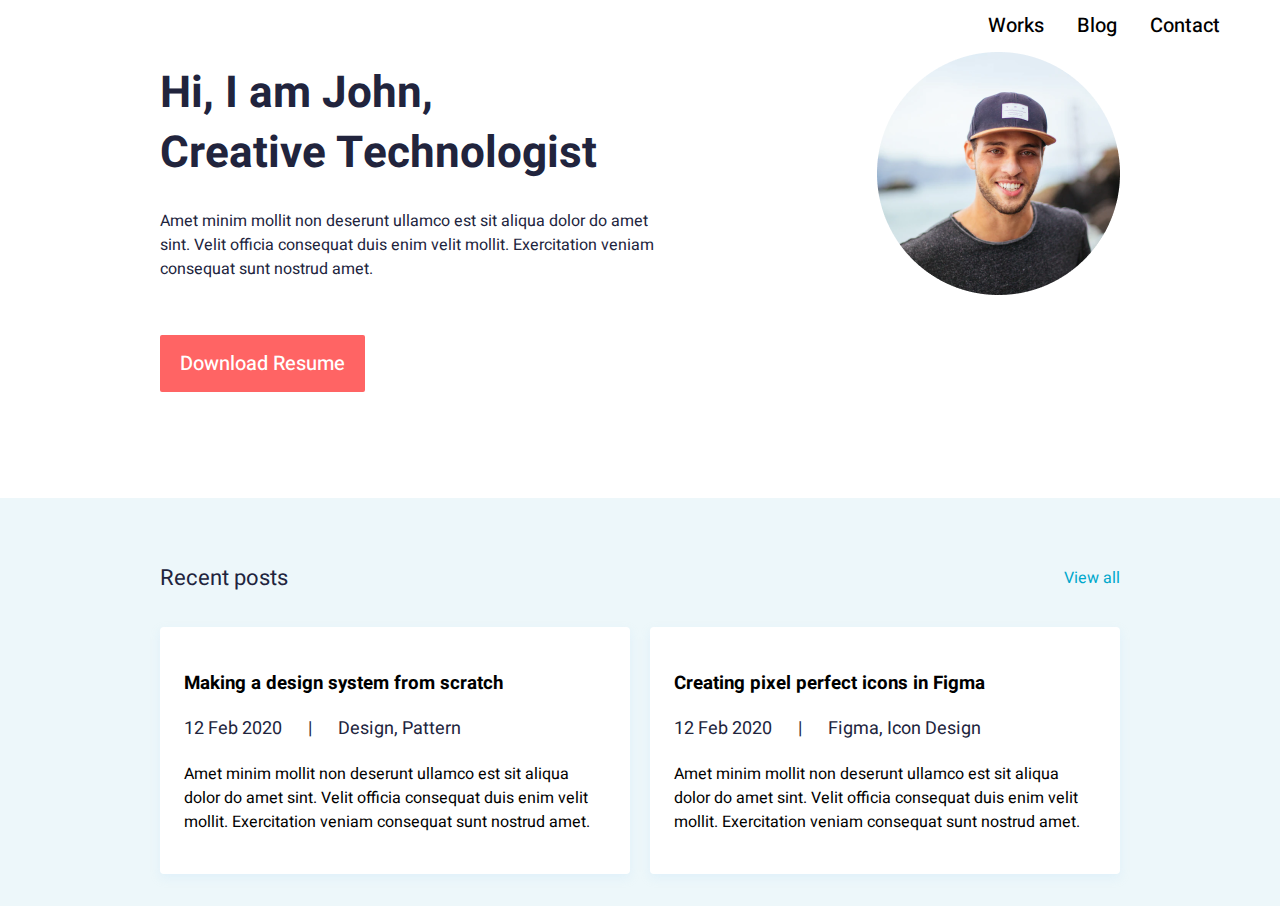
<file: index.html>
<!DOCTYPE html>
<html lang="en">
<head>
    <meta charset="UTF-8">
    <meta http-equiv="X-UA-Compatible" content="IE=edge">
    <meta name="viewport" content="width=device-width, initial-scale=1.0">
    <link rel="stylesheet" href="./css/style.css">
    <title>Document</title>
    <link rel="preconnect" href="https://fonts.googleapis.com">
    <link rel="preconnect" href="https://fonts.gstatic.com" crossorigin>
    <link href="https://fonts.googleapis.com/css2?family=Heebo:wght@400;500;700&display=swap" rel="stylesheet">


</head>
<body>
    <header>
        <nav>
            <ul>
                <li>
                  <a href="index.html">Works</a>
                </li>
                <li>
                  <a href="index.html">Blog</a>
                </li>
                <li>
                  <a href="index.html">Contact</a>
                </li>
            </ul>
        </nav>
    </header>
    <section class="hero-section">
        <div class="hero-inner">
            <div class="col-left">
                <h1>Hi, I am John,</h1>
                <h1>Creative Technologist</h1>
                <p>Amet minim mollit non deserunt ullamco est sit aliqua dolor do amet sint. Velit officia consequat duis enim velit mollit. Exercitation veniam consequat sunt nostrud amet.</p>
                <div class="action-button">Download Resume</div>
            </div>
            <div class="col-right">
                <img src="./images/profile img.png" alt="" srcset="">
            </div>
        </div>
    </section>
    <section>
        <div class="post-section">
            <div class="post-section-inner">
                <div class="post-header">
                    <h2>Recent posts</h2>
                    <a href="index.html">View all</a>
                </div>
                <div class="posts">
                    <article class="posts-item">
                        <header>
                            <h3>Making a design system from scratch</h3>
                            </header>
                            <div class="meta"><span>12 Feb 2020</span><span> | </span><span>Design, Pattern</span></div>
                             <p>Amet minim mollit non deserunt ullamco est sit aliqua dolor do amet sint. Velit officia consequat duis enim velit mollit. Exercitation veniam consequat sunt nostrud amet.</p>
                    </article>
                    <article class="posts-item">
                        <header>
                            <h3>Creating pixel perfect icons in Figma</h3>
                        </header>
                            <div class="meta"><span>12 Feb 2020</span><span>| </span> <span>Figma, Icon Design</span></div>
                            
                             <p>Amet minim mollit non deserunt ullamco est sit aliqua dolor do amet sint. Velit officia consequat duis enim velit mollit. Exercitation veniam consequat sunt nostrud amet.</p>
                    </article>
                </div>
            </div>
         
        </div>
    </section>
</body>
</html>
</file>
<file: css/style.css>
html , body {
    font-family: 'Heebo', sans-serif;
    margin: 0;
    padding: 0;
    background: #E5E5E5;
}
header nav{
    height: 50px; 
    background-color: #fff; 
    display: flex;
    justify-content: flex-end;
    padding-right: 60px;
}
header nav ul{
    margin: 0;
    display: flex;
    align-items: center;
    gap: 33px;
}
header nav ul li{
    list-style: none;
}
header nav ul li a{
    text-decoration: none;
    font-weight: 500;
    font-weight: 500;
    font-size: 20px;
    line-height: 29px;
    text-align: right;
    color: #000000;
}
.hero-section{
    background-color:#fff; 
    padding-top: 158px 0;
    height: 448px;
}
.hero-section .hero-inner{
    max-width: 960px;
    margin:0 auto;
    display: flex;
    align-items: center;
}
.hero-section .hero-inner .col-left{
    max-width: 497px;
}
.hero-section .hero-inner .col-left h1{
    font-weight: 700;
    font-size: 44px;
    line-height: 30px;
    color: #21243D;
}
.hero-section .hero-inner .col-left p{
    margin-top: 40PX;
    font-weight: 400;
    font-size: 16px;
    line-height: 24px;
    color: #21243D;
}
.hero-section .hero-inner .col-left .action-button{
    margin-top: 38px;
    position: absolute;
    background: #FF6464;
    border-radius: 2px;
    padding: 5px 20px;
    max-width: fit-content;
    font-weight: 500;
    font-size: 20px;
    line-height: 29px;
    color: white;
    line-height: 47px;
    text-align: center;
}
.hero-section .hero-inner .col-right{
    flex: 1;
    display: flex;
    justify-content: flex-end;
    align-items:center;
}
.post-section{
    background: #EDF7FA;
    padding: 32px 0;
}
.post-section-inner{
    max-width: 960px;
    margin: 0 auto;
}
.post-header{
    display: flex;
    align-items: center;
    justify-content:space-between;
}
.post-section .post-header h2{
    font-weight: 400;
    font-size: 22px;
    line-height: 60px;
    /* display: flex;
    align-items: flex-end; */
    color: #21243D;
}
.post-section .post-header a{
    font-weight: 400;
    font-size: 16px;
    line-height: 24px;
    text-align: right;
    color: #00A8CC;
    text-decoration: none;
}
.posts{
    display: flex;
    gap: 20px;
}
.posts .posts-item{
    background: #ffffff;
    box-shadow: 0px 4px 10px rgba(187, 225, 250, 0.25);
    border-radius: 4px;
    padding: 24px;
}
.posts .post-items header h3{
    font-weight: 700;
    font-size: 26px;
    line-height: 38px;
    color: #21243D;
    margin-bottom: 16px;
}

.meta{
    font-weight: 400;
    font-size: 18px;
    line-height: 26px;
    color: #21243D;
    display: flex;
    gap: 26px;
    text-align: center;
    margin-bottom: 20px;
}
.posts .post-items p{
    font-weight: 400;
    font-size: 16px;
    line-height: 24px;
    color: #21243D;
}
</file>
